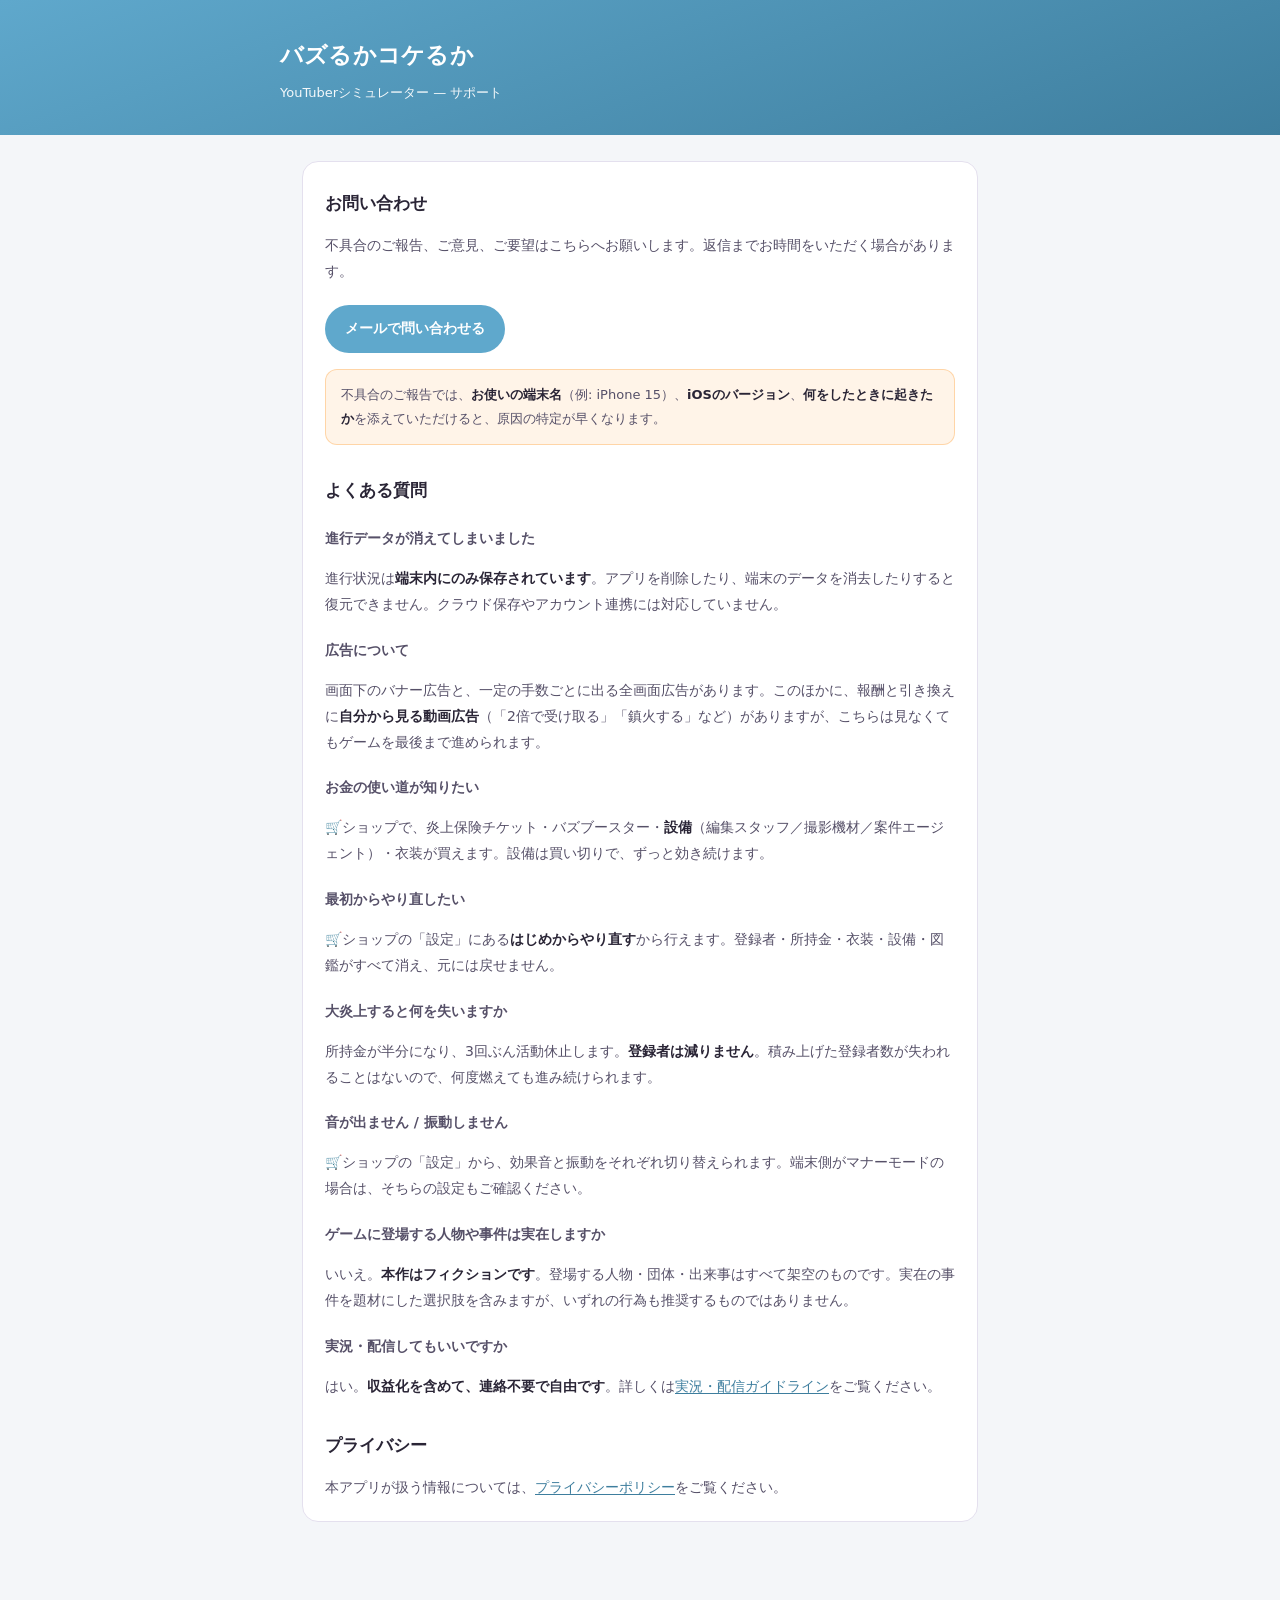
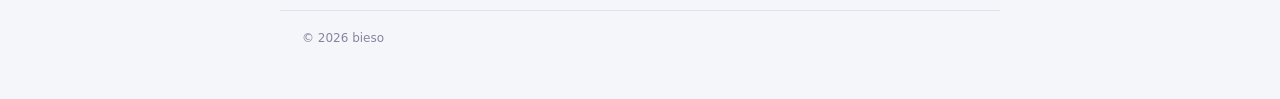
<file: index.html>
<!doctype html>
<html lang="ja">
<head>
<meta charset="utf-8">
<meta name="viewport" content="width=device-width,initial-scale=1">
<title>サポート — バズるかコケるか</title>
<meta name="description" content="バズるかコケるか（YouTuberシミュレーター）のサポートページ。よくある質問とお問い合わせ先。">
<link rel="stylesheet" href="_shared.css">
</head>
<body>

<header>
  <div class="wrap">
    <h1>バズるかコケるか</h1>
    <p>YouTuberシミュレーター — サポート</p>
  </div>
</header>

<main>
  <div class="card">
    <h2>お問い合わせ</h2>
    <p>不具合のご報告、ご意見、ご要望はこちらへお願いします。返信までお時間をいただく場合があります。</p>
    <p><a class="contact" href="mailto:bieso.app@gmail.com?subject=%E3%83%90%E3%82%BA%E3%82%8B%E3%81%8B%E3%82%B3%E3%82%B1%E3%82%8B%E3%81%8B%20%E3%81%8A%E5%95%8F%E3%81%84%E5%90%88%E3%82%8F%E3%81%9B">メールで問い合わせる</a></p>

    <div class="note">
      <p>不具合のご報告では、<strong>お使いの端末名</strong>（例: iPhone 15）、<strong>iOSのバージョン</strong>、<strong>何をしたときに起きたか</strong>を添えていただけると、原因の特定が早くなります。</p>
    </div>

    <h2>よくある質問</h2>

    <h3>進行データが消えてしまいました</h3>
    <p>進行状況は<strong>端末内にのみ保存されています</strong>。アプリを削除したり、端末のデータを消去したりすると復元できません。クラウド保存やアカウント連携には対応していません。</p>

    <h3>広告について</h3>
    <p>画面下のバナー広告と、一定の手数ごとに出る全画面広告があります。このほかに、報酬と引き換えに<strong>自分から見る動画広告</strong>（「2倍で受け取る」「鎮火する」など）がありますが、こちらは見なくてもゲームを最後まで進められます。</p>

    <h3>お金の使い道が知りたい</h3>
    <p>🛒ショップで、炎上保険チケット・バズブースター・<strong>設備</strong>（編集スタッフ／撮影機材／案件エージェント）・衣装が買えます。設備は買い切りで、ずっと効き続けます。</p>

    <h3>最初からやり直したい</h3>
    <p>🛒ショップの「設定」にある<strong>はじめからやり直す</strong>から行えます。登録者・所持金・衣装・設備・図鑑がすべて消え、元には戻せません。</p>

    <h3>大炎上すると何を失いますか</h3>
    <p>所持金が半分になり、3回ぶん活動休止します。<strong>登録者は減りません</strong>。積み上げた登録者数が失われることはないので、何度燃えても進み続けられます。</p>

    <h3>音が出ません / 振動しません</h3>
    <p>🛒ショップの「設定」から、効果音と振動をそれぞれ切り替えられます。端末側がマナーモードの場合は、そちらの設定もご確認ください。</p>

    <h3>ゲームに登場する人物や事件は実在しますか</h3>
    <p>いいえ。<strong>本作はフィクションです</strong>。登場する人物・団体・出来事はすべて架空のものです。実在の事件を題材にした選択肢を含みますが、いずれの行為も推奨するものではありません。</p>

    <h3>実況・配信してもいいですか</h3>
    <p>はい。<strong>収益化を含めて、連絡不要で自由です</strong>。詳しくは<a href="guideline.html">実況・配信ガイドライン</a>をご覧ください。</p>

    <h2>プライバシー</h2>
    <p>本アプリが扱う情報については、<a href="privacy.html">プライバシーポリシー</a>をご覧ください。</p>
  </div>
</main>

<footer>
  <p>&copy; 2026 bieso</p>
</footer>

</body>
</html>
</file>
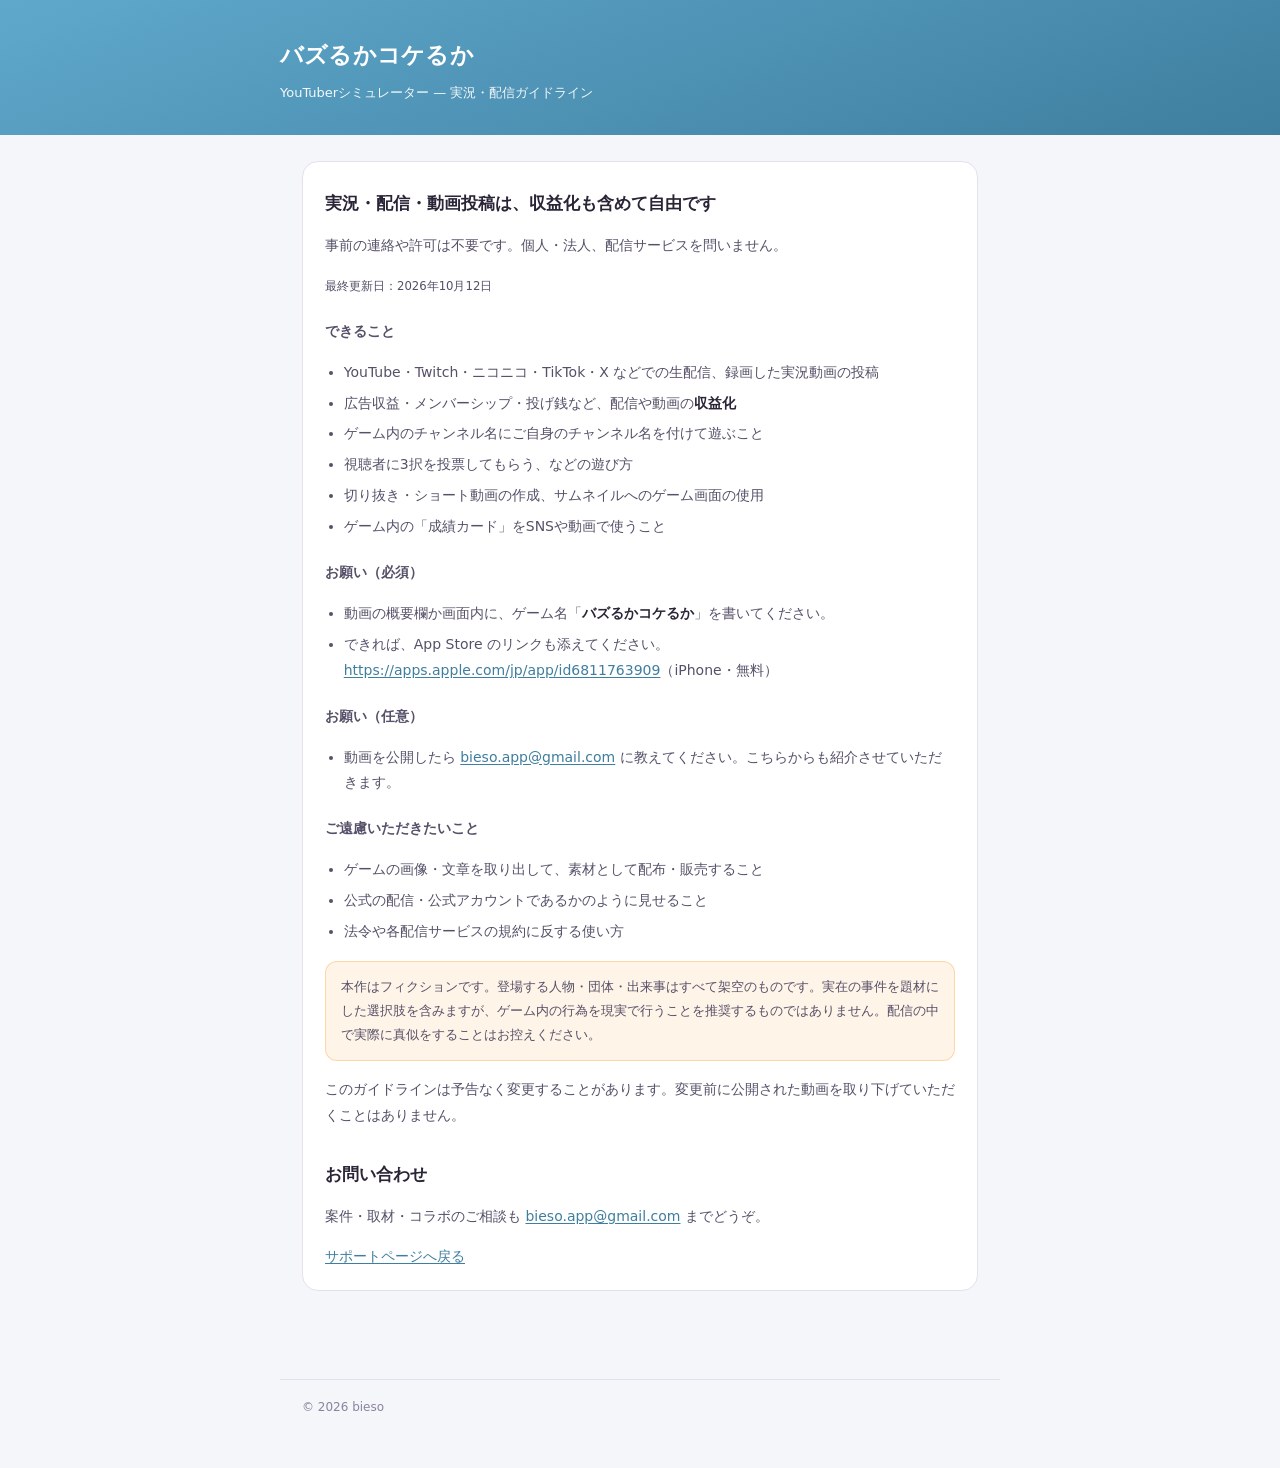
<file: guideline.html>
<!doctype html>
<html lang="ja">
<head>
<meta charset="utf-8">
<meta name="viewport" content="width=device-width,initial-scale=1">
<title>実況・配信ガイドライン — バズるかコケるか</title>
<meta name="description" content="バズるかコケるか（YouTuberシミュレーター）の実況・配信・動画投稿のガイドライン。収益化を含めて、連絡不要で自由にご利用いただけます。">
<link rel="stylesheet" href="_shared.css">
</head>
<body>

<header>
  <div class="wrap">
    <h1>バズるかコケるか</h1>
    <p>YouTuberシミュレーター — 実況・配信ガイドライン</p>
  </div>
</header>

<main>
  <div class="card">
    <h2>実況・配信・動画投稿は、収益化も含めて自由です</h2>
    <p>事前の連絡や許可は不要です。個人・法人、配信サービスを問いません。</p>
    <p><small>最終更新日：2026年10月12日</small></p>

    <h3>できること</h3>
    <ul>
      <li>YouTube・Twitch・ニコニコ・TikTok・X などでの生配信、録画した実況動画の投稿</li>
      <li>広告収益・メンバーシップ・投げ銭など、配信や動画の<strong>収益化</strong></li>
      <li>ゲーム内のチャンネル名にご自身のチャンネル名を付けて遊ぶこと</li>
      <li>視聴者に3択を投票してもらう、などの遊び方</li>
      <li>切り抜き・ショート動画の作成、サムネイルへのゲーム画面の使用</li>
      <li>ゲーム内の「成績カード」をSNSや動画で使うこと</li>
    </ul>

    <h3>お願い（必須）</h3>
    <ul>
      <li>動画の概要欄か画面内に、ゲーム名「<strong>バズるかコケるか</strong>」を書いてください。</li>
      <li>できれば、App Store のリンクも添えてください。<br>
        <a href="https://apps.apple.com/jp/app/id6811763909">https://apps.apple.com/jp/app/id6811763909</a>（iPhone・無料）</li>
    </ul>

    <h3>お願い（任意）</h3>
    <ul>
      <li>動画を公開したら <a href="mailto:bieso.app@gmail.com">bieso.app@gmail.com</a> に教えてください。こちらからも紹介させていただきます。</li>
    </ul>

    <h3>ご遠慮いただきたいこと</h3>
    <ul>
      <li>ゲームの画像・文章を取り出して、素材として配布・販売すること</li>
      <li>公式の配信・公式アカウントであるかのように見せること</li>
      <li>法令や各配信サービスの規約に反する使い方</li>
    </ul>

    <div class="note">
      <p>本作はフィクションです。登場する人物・団体・出来事はすべて架空のものです。実在の事件を題材にした選択肢を含みますが、ゲーム内の行為を現実で行うことを推奨するものではありません。配信の中で実際に真似をすることはお控えください。</p>
    </div>

    <p>このガイドラインは予告なく変更することがあります。変更前に公開された動画を取り下げていただくことはありません。</p>

    <h2>お問い合わせ</h2>
    <p>案件・取材・コラボのご相談も <a href="mailto:bieso.app@gmail.com">bieso.app@gmail.com</a> までどうぞ。</p>
    <p><a href="index.html">サポートページへ戻る</a></p>
  </div>
</main>

<footer>
  <p>&copy; 2026 bieso</p>
</footer>

</body>
</html>
</file>
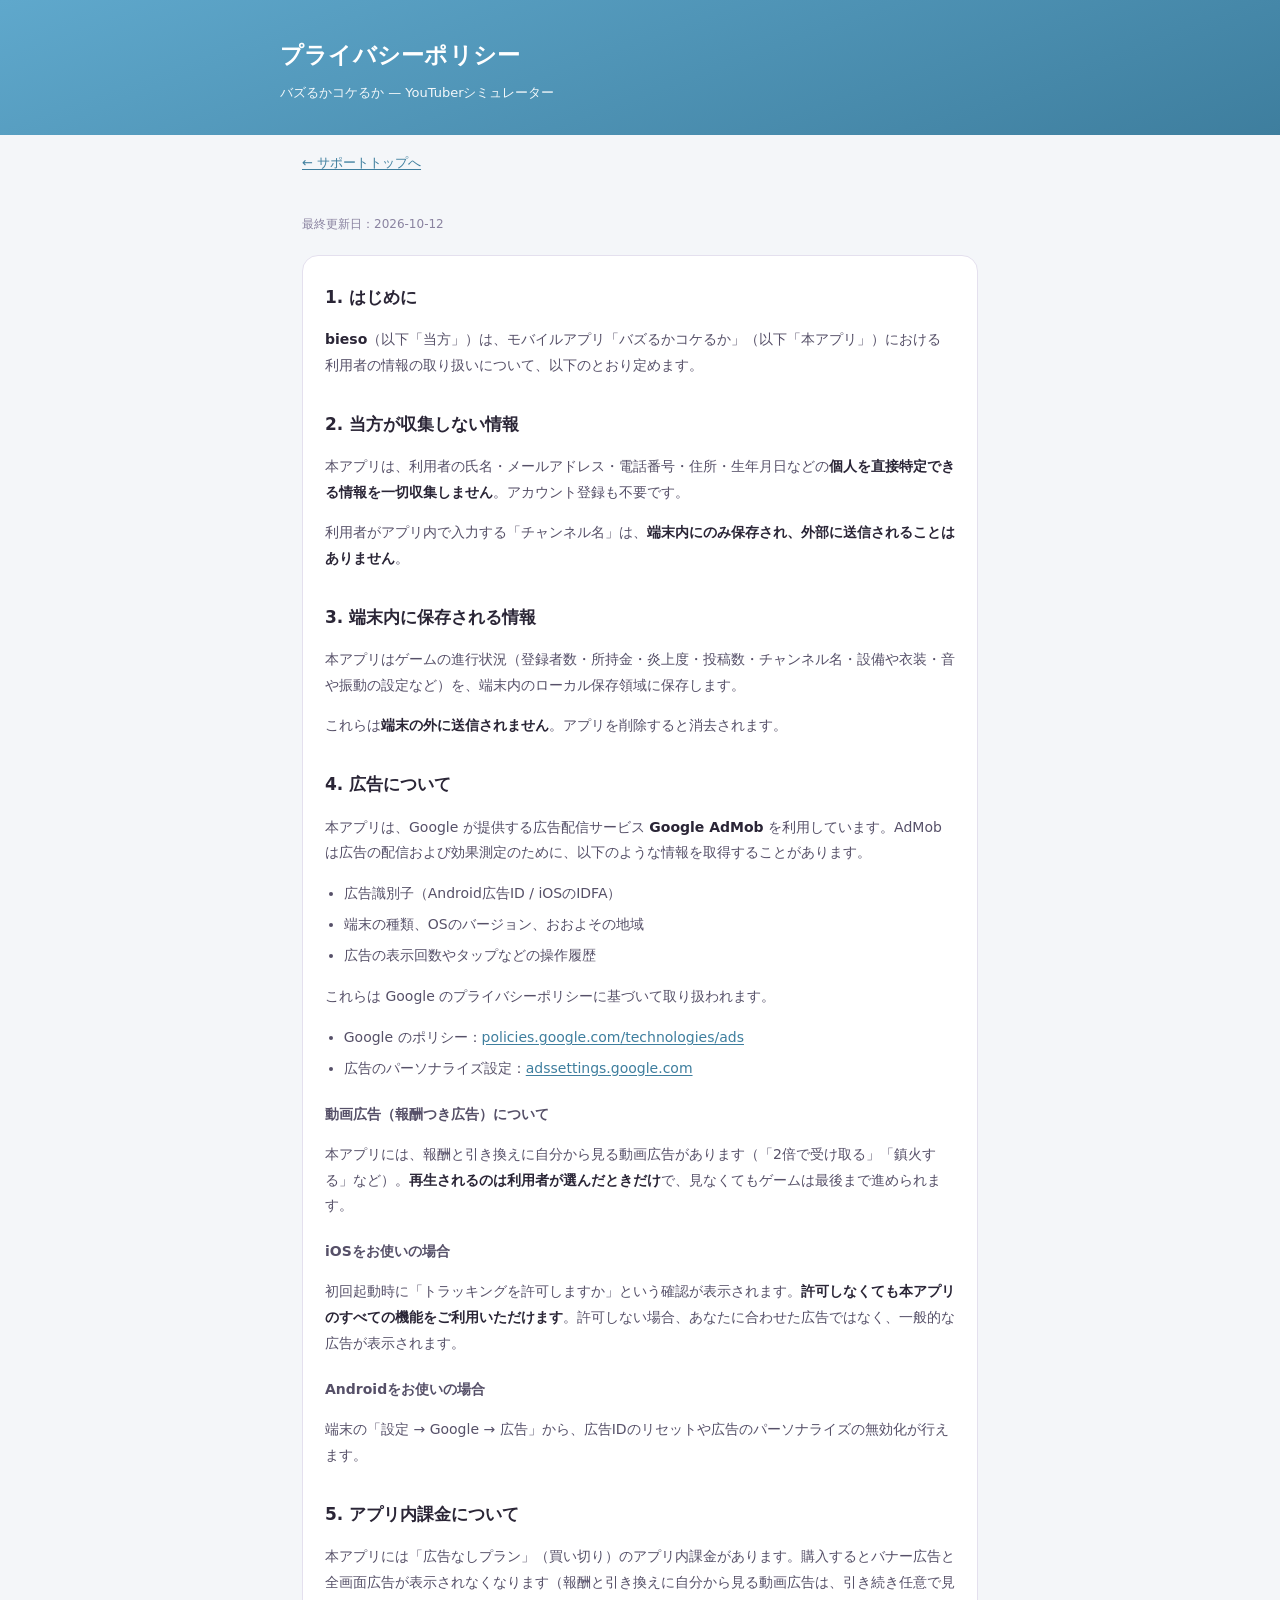
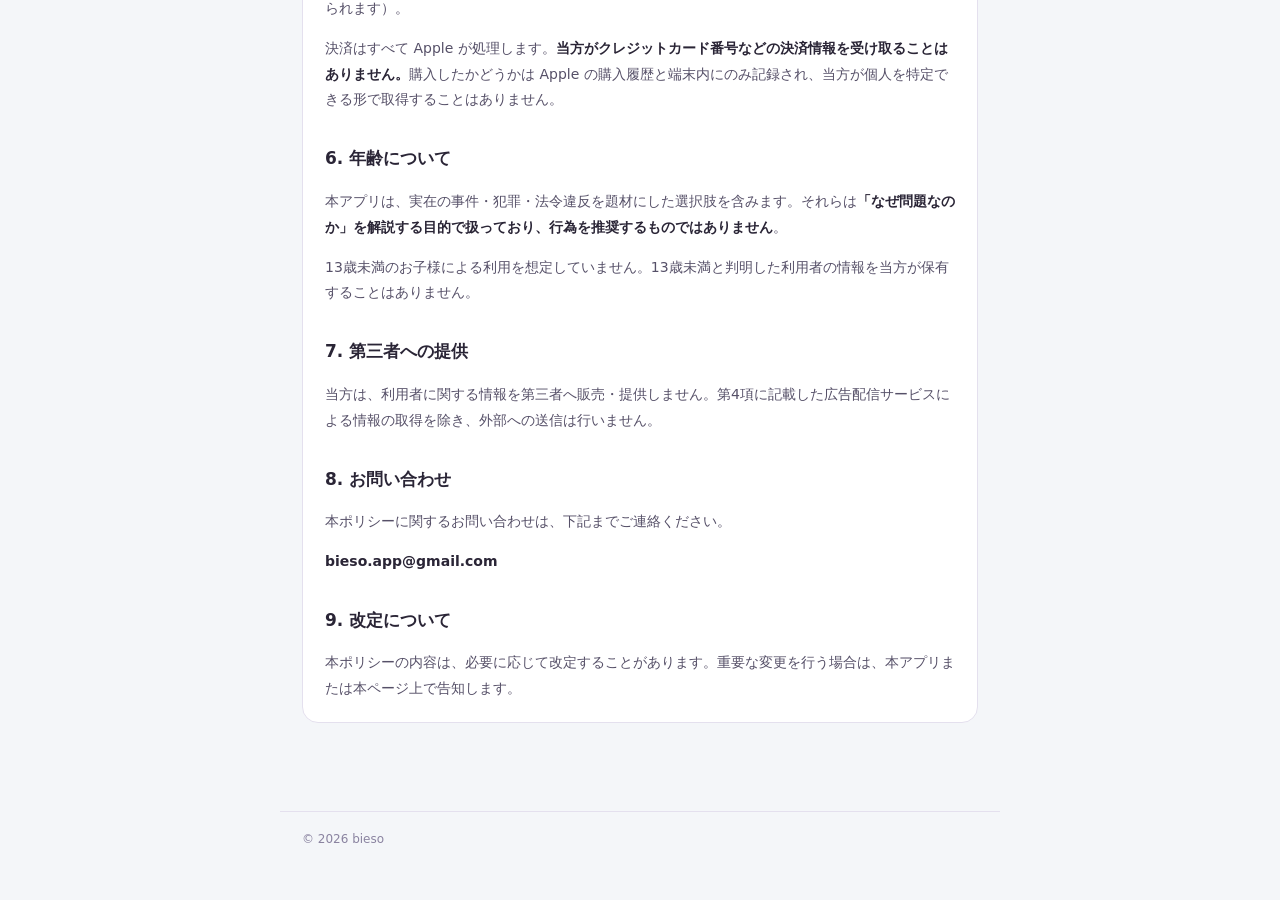
<file: privacy.html>
<!doctype html>
<html lang="ja">
<head>
<meta charset="utf-8">
<meta name="viewport" content="width=device-width,initial-scale=1">
<title>プライバシーポリシー — バズるかコケるか</title>
<meta name="description" content="バズるかコケるか（YouTuberシミュレーター）のプライバシーポリシー。">
<link rel="stylesheet" href="_shared.css">
</head>
<body>

<header>
  <div class="wrap">
    <h1>プライバシーポリシー</h1>
    <p>バズるかコケるか — YouTuberシミュレーター</p>
  </div>
</header>

<nav class="crumbs"><a href="./">&larr; サポートトップへ</a></nav>

<main>
  <p class="updated">最終更新日：2026-10-12</p>

  <div class="card">
    <h2>1. はじめに</h2>
    <p><strong>bieso</strong>（以下「当方」）は、モバイルアプリ「バズるかコケるか」（以下「本アプリ」）における利用者の情報の取り扱いについて、以下のとおり定めます。</p>

    <h2>2. 当方が収集しない情報</h2>
    <p>本アプリは、利用者の氏名・メールアドレス・電話番号・住所・生年月日などの<strong>個人を直接特定できる情報を一切収集しません</strong>。アカウント登録も不要です。</p>
    <p>利用者がアプリ内で入力する「チャンネル名」は、<strong>端末内にのみ保存され、外部に送信されることはありません</strong>。</p>

    <h2>3. 端末内に保存される情報</h2>
    <p>本アプリはゲームの進行状況（登録者数・所持金・炎上度・投稿数・チャンネル名・設備や衣装・音や振動の設定など）を、端末内のローカル保存領域に保存します。</p>
    <p>これらは<strong>端末の外に送信されません</strong>。アプリを削除すると消去されます。</p>

    <h2>4. 広告について</h2>
    <p>本アプリは、Google が提供する広告配信サービス <strong>Google AdMob</strong> を利用しています。AdMob は広告の配信および効果測定のために、以下のような情報を取得することがあります。</p>
    <ul>
      <li>広告識別子（Android広告ID / iOSのIDFA）</li>
      <li>端末の種類、OSのバージョン、おおよその地域</li>
      <li>広告の表示回数やタップなどの操作履歴</li>
    </ul>
    <p>これらは Google のプライバシーポリシーに基づいて取り扱われます。</p>
    <ul>
      <li>Google のポリシー：<a href="https://policies.google.com/technologies/ads" target="_blank" rel="noopener">policies.google.com/technologies/ads</a></li>
      <li>広告のパーソナライズ設定：<a href="https://adssettings.google.com/" target="_blank" rel="noopener">adssettings.google.com</a></li>
    </ul>

    <h3>動画広告（報酬つき広告）について</h3>
    <p>本アプリには、報酬と引き換えに自分から見る動画広告があります（「2倍で受け取る」「鎮火する」など）。<strong>再生されるのは利用者が選んだときだけ</strong>で、見なくてもゲームは最後まで進められます。</p>

    <h3>iOSをお使いの場合</h3>
    <p>初回起動時に「トラッキングを許可しますか」という確認が表示されます。<strong>許可しなくても本アプリのすべての機能をご利用いただけます</strong>。許可しない場合、あなたに合わせた広告ではなく、一般的な広告が表示されます。</p>

    <h3>Androidをお使いの場合</h3>
    <p>端末の「設定 → Google → 広告」から、広告IDのリセットや広告のパーソナライズの無効化が行えます。</p>

    <h2>5. アプリ内課金について</h2>
    <p>本アプリには「広告なしプラン」（買い切り）のアプリ内課金があります。購入するとバナー広告と全画面広告が表示されなくなります（報酬と引き換えに自分から見る動画広告は、引き続き任意で見られます）。</p>
    <p>決済はすべて Apple が処理します。<strong>当方がクレジットカード番号などの決済情報を受け取ることはありません。</strong>購入したかどうかは Apple の購入履歴と端末内にのみ記録され、当方が個人を特定できる形で取得することはありません。</p>

    <h2>6. 年齢について</h2>
    <p>本アプリは、実在の事件・犯罪・法令違反を題材にした選択肢を含みます。それらは<strong>「なぜ問題なのか」を解説する目的で扱っており、行為を推奨するものではありません</strong>。</p>
    <p>13歳未満のお子様による利用を想定していません。13歳未満と判明した利用者の情報を当方が保有することはありません。</p>

    <h2>7. 第三者への提供</h2>
    <p>当方は、利用者に関する情報を第三者へ販売・提供しません。第4項に記載した広告配信サービスによる情報の取得を除き、外部への送信は行いません。</p>

    <h2>8. お問い合わせ</h2>
    <p>本ポリシーに関するお問い合わせは、下記までご連絡ください。</p>
    <p><strong>bieso.app@gmail.com</strong></p>

    <h2>9. 改定について</h2>
    <p>本ポリシーの内容は、必要に応じて改定することがあります。重要な変更を行う場合は、本アプリまたは本ページ上で告知します。</p>
  </div>
</main>

<footer>
  <p>&copy; 2026 bieso</p>
</footer>

</body>
</html>
</file>
<file: _shared.css>
/* バズるかコケるか — 公開ページ共通スタイル
   GitHub Pages 等に store/web/ の中身をそのまま置けば動きます。 */

:root{
  /* ★--brand は両テーマ共通。ヘッダーは白文字を載せるので、
     ダークで明るく反転させると文字が読めなくなる（実際にそうなった）。
     テーマで入れ替えるのはリンク色 --sky-d と地の色だけにする。 */
  --brand:#5FA8CC; --brand-d:#3E7E9E;
  --sky:#5FA8CC; --sky-d:#3E7E9E; --ink:#2A2536; --ink2:#565068; --dim:#8A83A0;
  --line:#E4E0EE; --paper:#FFFFFF; --ground:#F4F6F9; --accent:#FFB05A;
}
@media (prefers-color-scheme:dark){
  :root{
    --sky:#7FC4E4; --sky-d:#9FD6F0; --ink:#ECE9F3; --ink2:#B8B2C8; --dim:#9A93B0;
    --line:#332E44; --paper:#221E30; --ground:#17141F;
  }
}
*{box-sizing:border-box}
html{-webkit-text-size-adjust:100%}
body{
  margin:0; background:var(--ground); color:var(--ink); line-height:1.85;
  font-family:system-ui,-apple-system,"Hiragino Kaku Gothic ProN","Yu Gothic",
              "Noto Sans JP",sans-serif;
  font-size:15px;
}
header{
  background:linear-gradient(160deg,var(--brand),var(--brand-d));
  color:#fff; padding:34px 22px 30px;
}
header .wrap{max-width:720px;margin:0 auto}
header h1{margin:0 0 4px;font-size:23px;font-weight:800;letter-spacing:.01em}
header p{margin:0;font-size:13px;color:rgba(255,255,255,.93)}
main{max-width:720px;margin:0 auto;padding:26px 22px 70px}
.card{
  background:var(--paper);border:1px solid var(--line);border-radius:16px;
  padding:22px 22px 6px;margin-bottom:18px;
}
h2{font-size:17px;font-weight:800;margin:26px 0 8px;padding-top:4px}
h2:first-child{margin-top:0}
h3{font-size:14px;font-weight:800;margin:20px 0 6px;color:var(--ink2)}
p,li{color:var(--ink2);font-size:14px}
ul{padding-left:1.25em}
li{margin-bottom:5px}
a{color:var(--sky-d);text-decoration:underline;text-underline-offset:2px}
strong{color:var(--ink)}
.updated{font-size:12px;color:var(--dim);margin-bottom:20px}
.note{
  background:color-mix(in srgb,var(--accent) 14%,transparent);
  border:1px solid color-mix(in srgb,var(--accent) 45%,transparent);
  border-radius:12px;padding:13px 15px;margin:16px 0;
}
.note p{margin:0;font-size:13px}
nav.crumbs{max-width:720px;margin:0 auto;padding:16px 22px 0;font-size:13px}
footer{
  max-width:720px;margin:0 auto;padding:0 22px 50px;
  color:var(--dim);font-size:12px;border-top:1px solid var(--line);
}
footer p{font-size:12px;color:var(--dim);margin:16px 0 0}
table{width:100%;border-collapse:collapse;margin:12px 0;font-size:13.5px}
th,td{text-align:left;padding:9px 10px;border-bottom:1px solid var(--line);vertical-align:top}
th{color:var(--ink);font-weight:800;width:38%}
td{color:var(--ink2)}
.contact{
  display:inline-block;background:var(--brand);color:#fff;text-decoration:none;
  padding:11px 20px;border-radius:999px;font-weight:800;font-size:14px;margin-top:6px;
}
</file>
